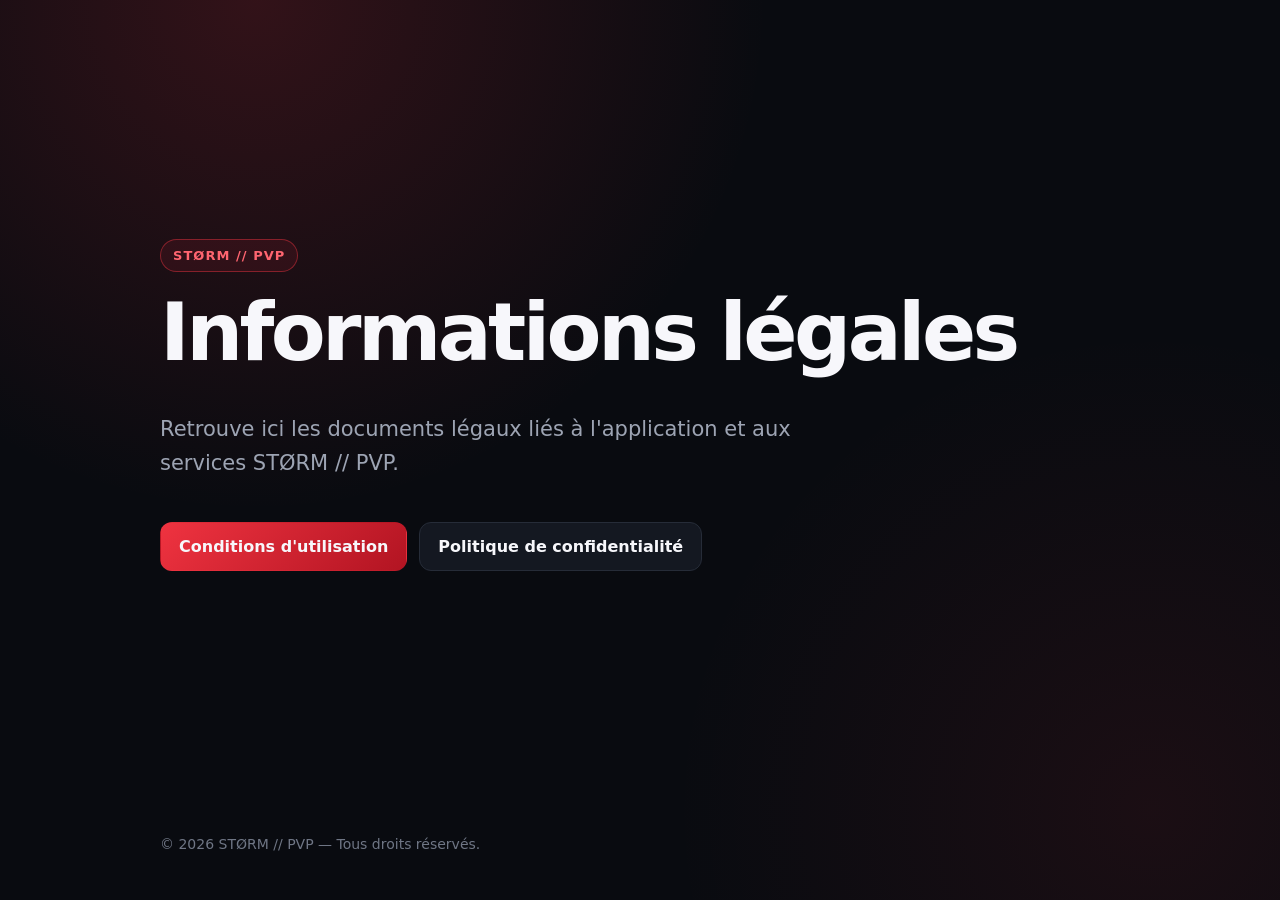
<file: index.html>
<!doctype html>
<html lang="fr">
<head>
  <meta charset="utf-8" />
  <meta name="viewport" content="width=device-width, initial-scale=1" />
  <meta name="theme-color" content="#0b0d12" />
  <title>STØRM // PVP — Informations légales</title>
  <link rel="stylesheet" href="style.css" />
</head>
<body>
  <main class="wrap">
    <section class="hero">
      <div class="badge">STØRM // PVP</div>
      <h1>Informations légales</h1>
      <p>Retrouve ici les documents légaux liés à l'application et aux services STØRM // PVP.</p>
      <div class="actions">
        <a class="btn primary" href="terms.html">Conditions d'utilisation</a>
        <a class="btn" href="privacy.html">Politique de confidentialité</a>
      </div>
    </section>
    <footer>© 2026 STØRM // PVP — Tous droits réservés.</footer>
  </main>
</body>
</html>
</file>
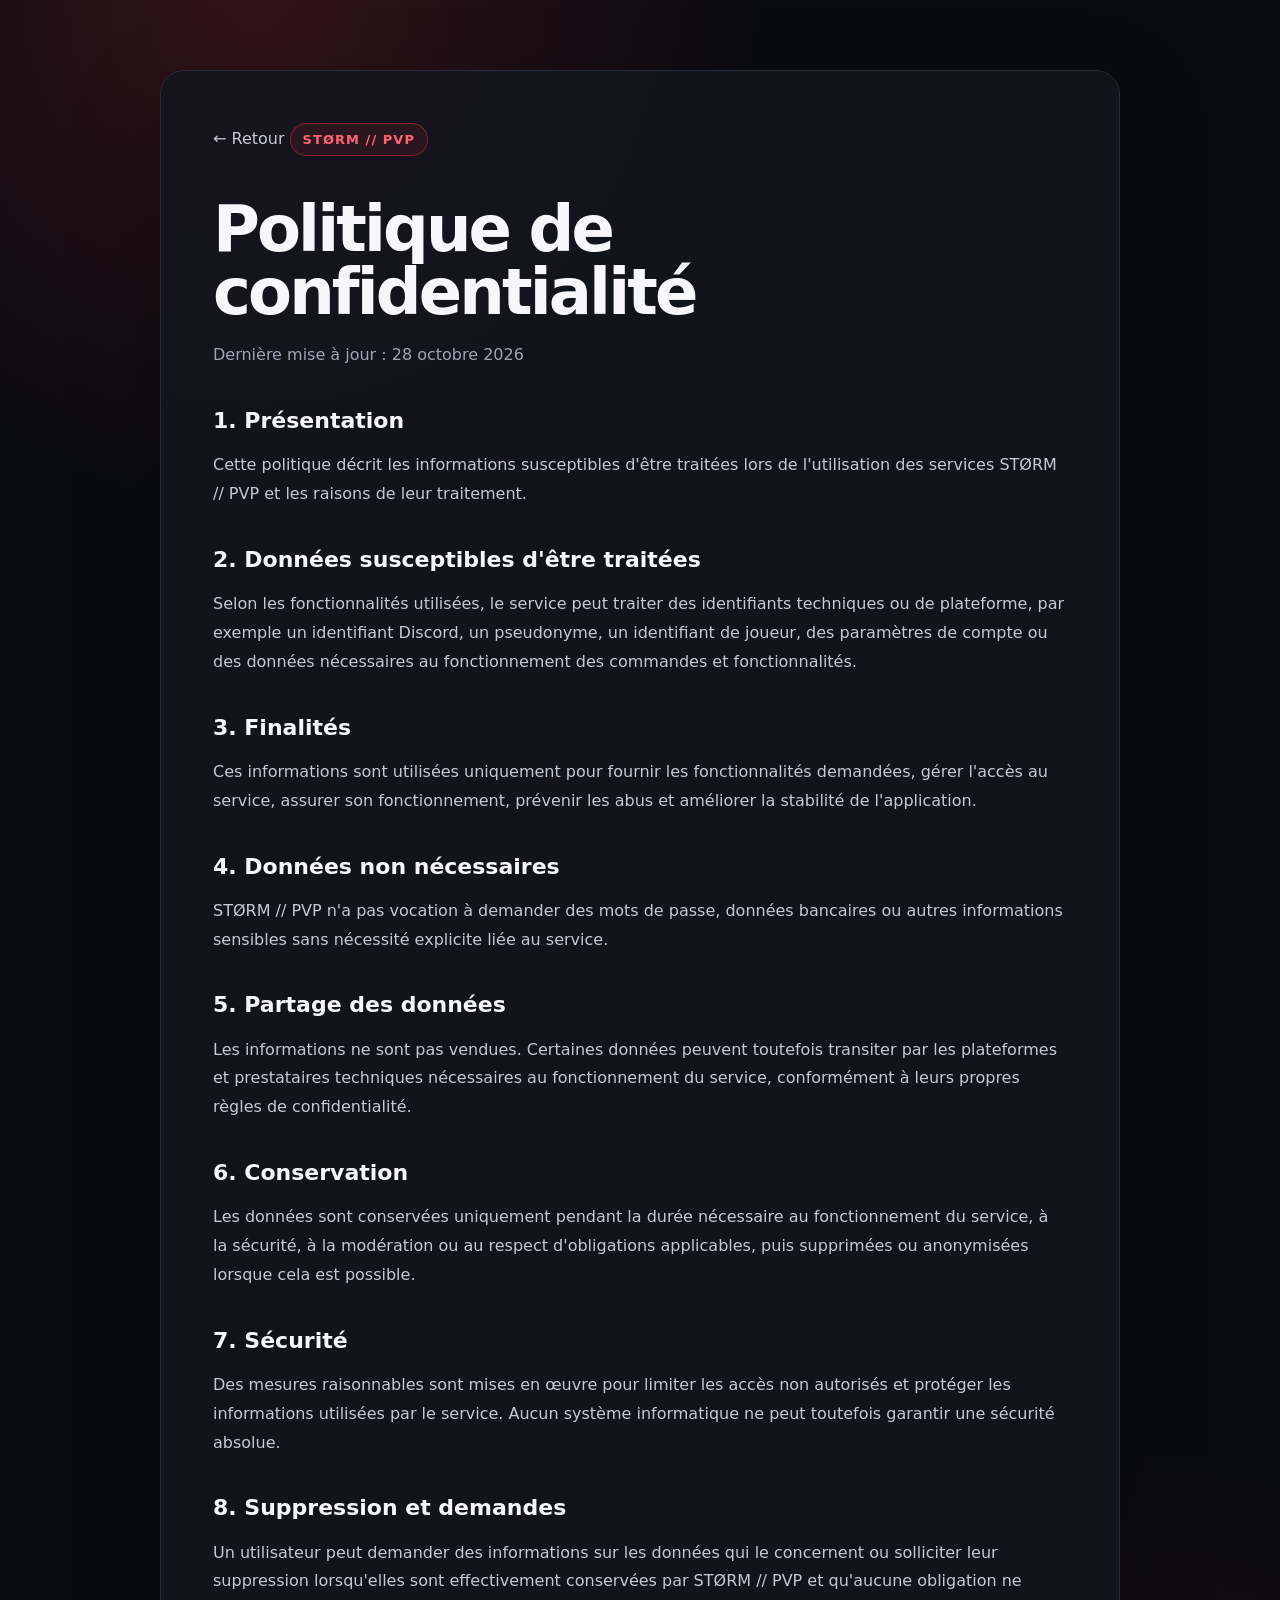
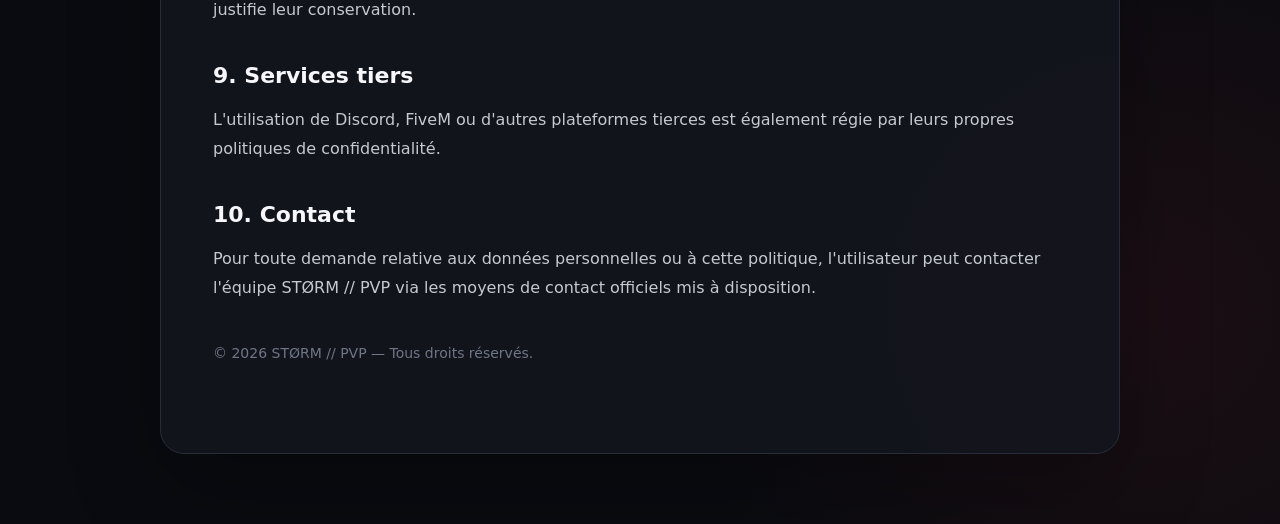
<file: privacy.html>
<!doctype html>
<html lang="fr">
<head>
  <meta charset="utf-8" />
  <meta name="viewport" content="width=device-width, initial-scale=1" />
  <meta name="theme-color" content="#0b0d12" />
  <title>Politique de confidentialité — STØRM // PVP</title>
  <link rel="stylesheet" href="style.css" />
</head>
<body>
  <main class="wrap document">
    <a class="back" href="index.html">← Retour</a>
    <div class="badge">STØRM // PVP</div>
    <h1>Politique de confidentialité</h1>
    <p class="updated">Dernière mise à jour : 28 octobre 2026</p>

    <h2>1. Présentation</h2>
    <p>Cette politique décrit les informations susceptibles d'être traitées lors de l'utilisation des services STØRM // PVP et les raisons de leur traitement.</p>

    <h2>2. Données susceptibles d'être traitées</h2>
    <p>Selon les fonctionnalités utilisées, le service peut traiter des identifiants techniques ou de plateforme, par exemple un identifiant Discord, un pseudonyme, un identifiant de joueur, des paramètres de compte ou des données nécessaires au fonctionnement des commandes et fonctionnalités.</p>

    <h2>3. Finalités</h2>
    <p>Ces informations sont utilisées uniquement pour fournir les fonctionnalités demandées, gérer l'accès au service, assurer son fonctionnement, prévenir les abus et améliorer la stabilité de l'application.</p>

    <h2>4. Données non nécessaires</h2>
    <p>STØRM // PVP n'a pas vocation à demander des mots de passe, données bancaires ou autres informations sensibles sans nécessité explicite liée au service.</p>

    <h2>5. Partage des données</h2>
    <p>Les informations ne sont pas vendues. Certaines données peuvent toutefois transiter par les plateformes et prestataires techniques nécessaires au fonctionnement du service, conformément à leurs propres règles de confidentialité.</p>

    <h2>6. Conservation</h2>
    <p>Les données sont conservées uniquement pendant la durée nécessaire au fonctionnement du service, à la sécurité, à la modération ou au respect d'obligations applicables, puis supprimées ou anonymisées lorsque cela est possible.</p>

    <h2>7. Sécurité</h2>
    <p>Des mesures raisonnables sont mises en œuvre pour limiter les accès non autorisés et protéger les informations utilisées par le service. Aucun système informatique ne peut toutefois garantir une sécurité absolue.</p>

    <h2>8. Suppression et demandes</h2>
    <p>Un utilisateur peut demander des informations sur les données qui le concernent ou solliciter leur suppression lorsqu'elles sont effectivement conservées par STØRM // PVP et qu'aucune obligation ne justifie leur conservation.</p>

    <h2>9. Services tiers</h2>
    <p>L'utilisation de Discord, FiveM ou d'autres plateformes tierces est également régie par leurs propres politiques de confidentialité.</p>

    <h2>10. Contact</h2>
    <p>Pour toute demande relative aux données personnelles ou à cette politique, l'utilisateur peut contacter l'équipe STØRM // PVP via les moyens de contact officiels mis à disposition.</p>

    <footer>© 2026 STØRM // PVP — Tous droits réservés.</footer>
  </main>
</body>
</html>
</file>
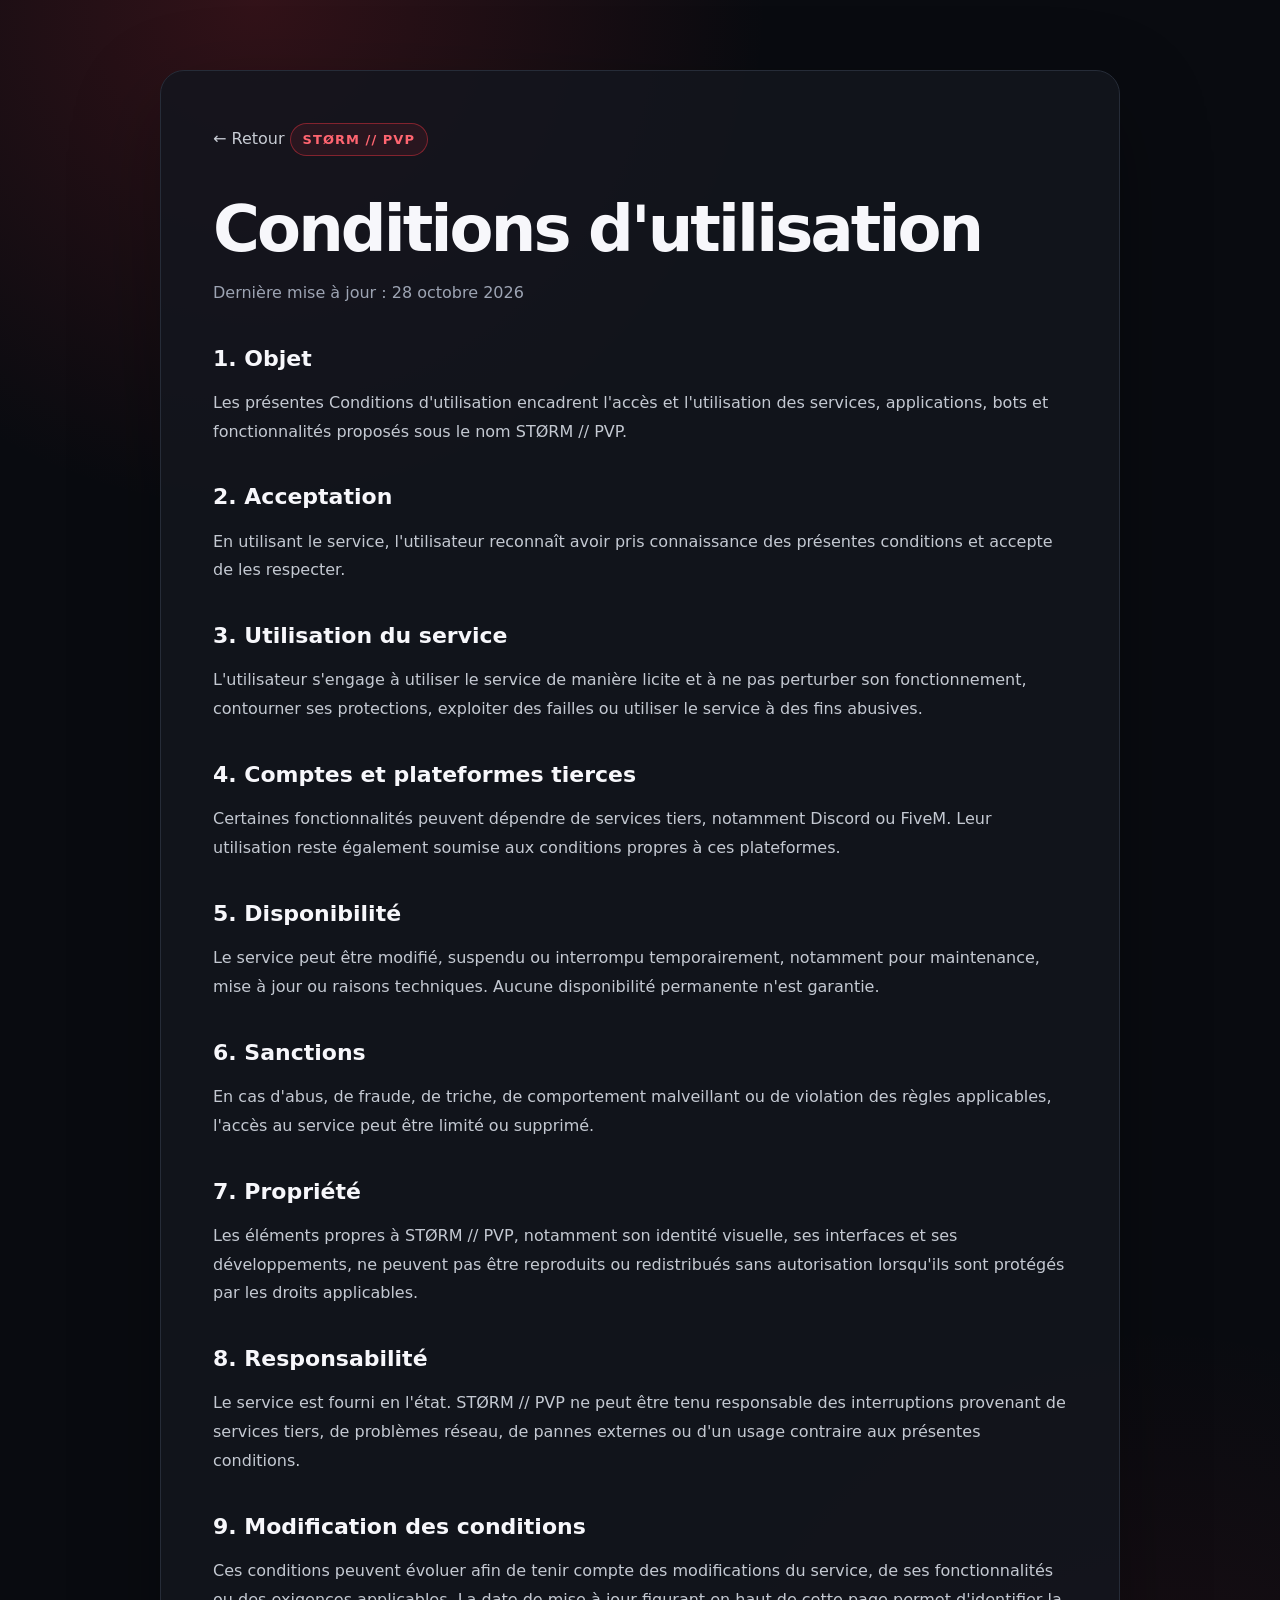
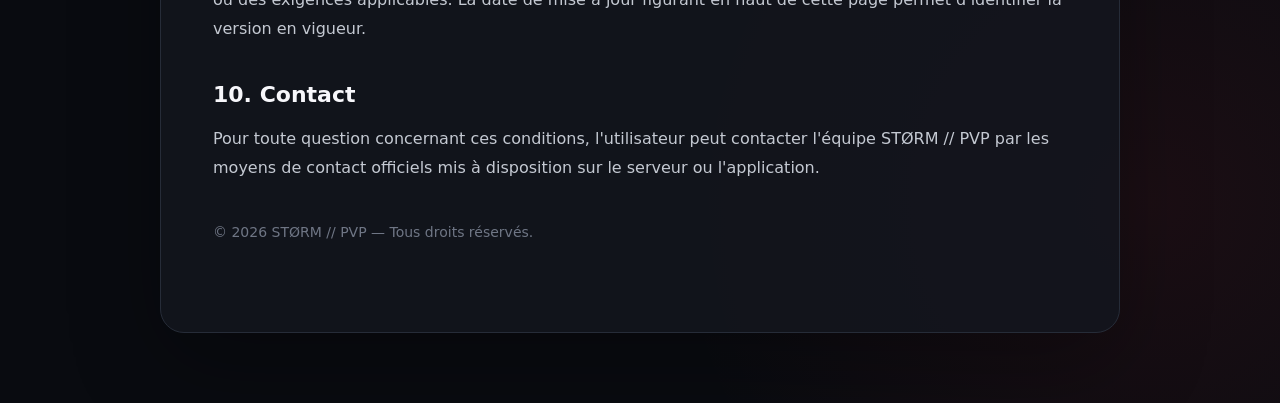
<file: terms.html>
<!doctype html>
<html lang="fr">
<head>
  <meta charset="utf-8" />
  <meta name="viewport" content="width=device-width, initial-scale=1" />
  <meta name="theme-color" content="#0b0d12" />
  <title>Conditions d'utilisation — STØRM // PVP</title>
  <link rel="stylesheet" href="style.css" />
</head>
<body>
  <main class="wrap document">
    <a class="back" href="index.html">← Retour</a>
    <div class="badge">STØRM // PVP</div>
    <h1>Conditions d'utilisation</h1>
    <p class="updated">Dernière mise à jour : 28 octobre 2026</p>

    <h2>1. Objet</h2>
    <p>Les présentes Conditions d'utilisation encadrent l'accès et l'utilisation des services, applications, bots et fonctionnalités proposés sous le nom STØRM // PVP.</p>

    <h2>2. Acceptation</h2>
    <p>En utilisant le service, l'utilisateur reconnaît avoir pris connaissance des présentes conditions et accepte de les respecter.</p>

    <h2>3. Utilisation du service</h2>
    <p>L'utilisateur s'engage à utiliser le service de manière licite et à ne pas perturber son fonctionnement, contourner ses protections, exploiter des failles ou utiliser le service à des fins abusives.</p>

    <h2>4. Comptes et plateformes tierces</h2>
    <p>Certaines fonctionnalités peuvent dépendre de services tiers, notamment Discord ou FiveM. Leur utilisation reste également soumise aux conditions propres à ces plateformes.</p>

    <h2>5. Disponibilité</h2>
    <p>Le service peut être modifié, suspendu ou interrompu temporairement, notamment pour maintenance, mise à jour ou raisons techniques. Aucune disponibilité permanente n'est garantie.</p>

    <h2>6. Sanctions</h2>
    <p>En cas d'abus, de fraude, de triche, de comportement malveillant ou de violation des règles applicables, l'accès au service peut être limité ou supprimé.</p>

    <h2>7. Propriété</h2>
    <p>Les éléments propres à STØRM // PVP, notamment son identité visuelle, ses interfaces et ses développements, ne peuvent pas être reproduits ou redistribués sans autorisation lorsqu'ils sont protégés par les droits applicables.</p>

    <h2>8. Responsabilité</h2>
    <p>Le service est fourni en l'état. STØRM // PVP ne peut être tenu responsable des interruptions provenant de services tiers, de problèmes réseau, de pannes externes ou d'un usage contraire aux présentes conditions.</p>

    <h2>9. Modification des conditions</h2>
    <p>Ces conditions peuvent évoluer afin de tenir compte des modifications du service, de ses fonctionnalités ou des exigences applicables. La date de mise à jour figurant en haut de cette page permet d'identifier la version en vigueur.</p>

    <h2>10. Contact</h2>
    <p>Pour toute question concernant ces conditions, l'utilisateur peut contacter l'équipe STØRM // PVP par les moyens de contact officiels mis à disposition sur le serveur ou l'application.</p>

    <footer>© 2026 STØRM // PVP — Tous droits réservés.</footer>
  </main>
</body>
</html>
</file>
<file: style.css>
:root {
  color-scheme: dark;
  --bg: #090b10;
  --panel: rgba(19, 22, 30, .86);
  --text: #f7f7fb;
  --muted: #9da4b3;
  --line: #262c38;
  --accent: #ef3340;
  --accent2: #b21422;
}
* { box-sizing: border-box; }
html { scroll-behavior: smooth; }
body {
  margin: 0;
  min-height: 100vh;
  font-family: Inter, ui-sans-serif, system-ui, -apple-system, BlinkMacSystemFont, "Segoe UI", sans-serif;
  color: var(--text);
  background:
    radial-gradient(circle at 20% 0%, rgba(239,51,64,.18), transparent 32rem),
    radial-gradient(circle at 90% 90%, rgba(239,51,64,.08), transparent 30rem),
    var(--bg);
}
.wrap { width: min(960px, calc(100% - 36px)); margin: 0 auto; }
.hero {
  min-height: calc(100vh - 90px);
  display: flex;
  flex-direction: column;
  justify-content: center;
  align-items: flex-start;
}
.badge {
  display: inline-flex;
  padding: 8px 12px;
  border: 1px solid rgba(239,51,64,.45);
  background: rgba(239,51,64,.09);
  color: #ff6570;
  border-radius: 999px;
  font-weight: 800;
  letter-spacing: .08em;
  font-size: 13px;
}
h1 { font-size: clamp(42px, 7vw, 80px); line-height: .98; margin: 22px 0 18px; letter-spacing: -.045em; }
.hero p { max-width: 680px; font-size: clamp(17px, 2vw, 21px); line-height: 1.65; color: var(--muted); }
.actions { display: flex; gap: 12px; flex-wrap: wrap; margin-top: 20px; }
.btn {
  display: inline-block;
  padding: 14px 18px;
  border-radius: 12px;
  color: var(--text);
  text-decoration: none;
  font-weight: 750;
  border: 1px solid var(--line);
  background: #141821;
  transition: transform .15s ease, border-color .15s ease;
}
.btn:hover { transform: translateY(-2px); border-color: #515969; }
.btn.primary { border-color: transparent; background: linear-gradient(135deg, var(--accent), var(--accent2)); }
.document {
  margin-top: 70px;
  margin-bottom: 70px;
  padding: clamp(22px, 5vw, 52px);
  border: 1px solid var(--line);
  border-radius: 24px;
  background: var(--panel);
  box-shadow: 0 30px 90px rgba(0,0,0,.28);
}
.document h1 { font-size: clamp(38px, 6vw, 64px); }
.document h2 { margin-top: 38px; font-size: 22px; }
.document p { color: #c4c9d2; line-height: 1.8; font-size: 16px; }
.updated { color: var(--muted) !important; }
.back { display: inline-block; color: #c7cbd3; text-decoration: none; margin-bottom: 28px; }
.back:hover { color: white; }
footer { color: #6f7685; padding: 26px 0 40px; font-size: 14px; }
@media (max-width: 600px) {
  .document { margin-top: 18px; border-radius: 18px; }
  .actions { width: 100%; }
  .btn { width: 100%; text-align: center; }
}
</file>
